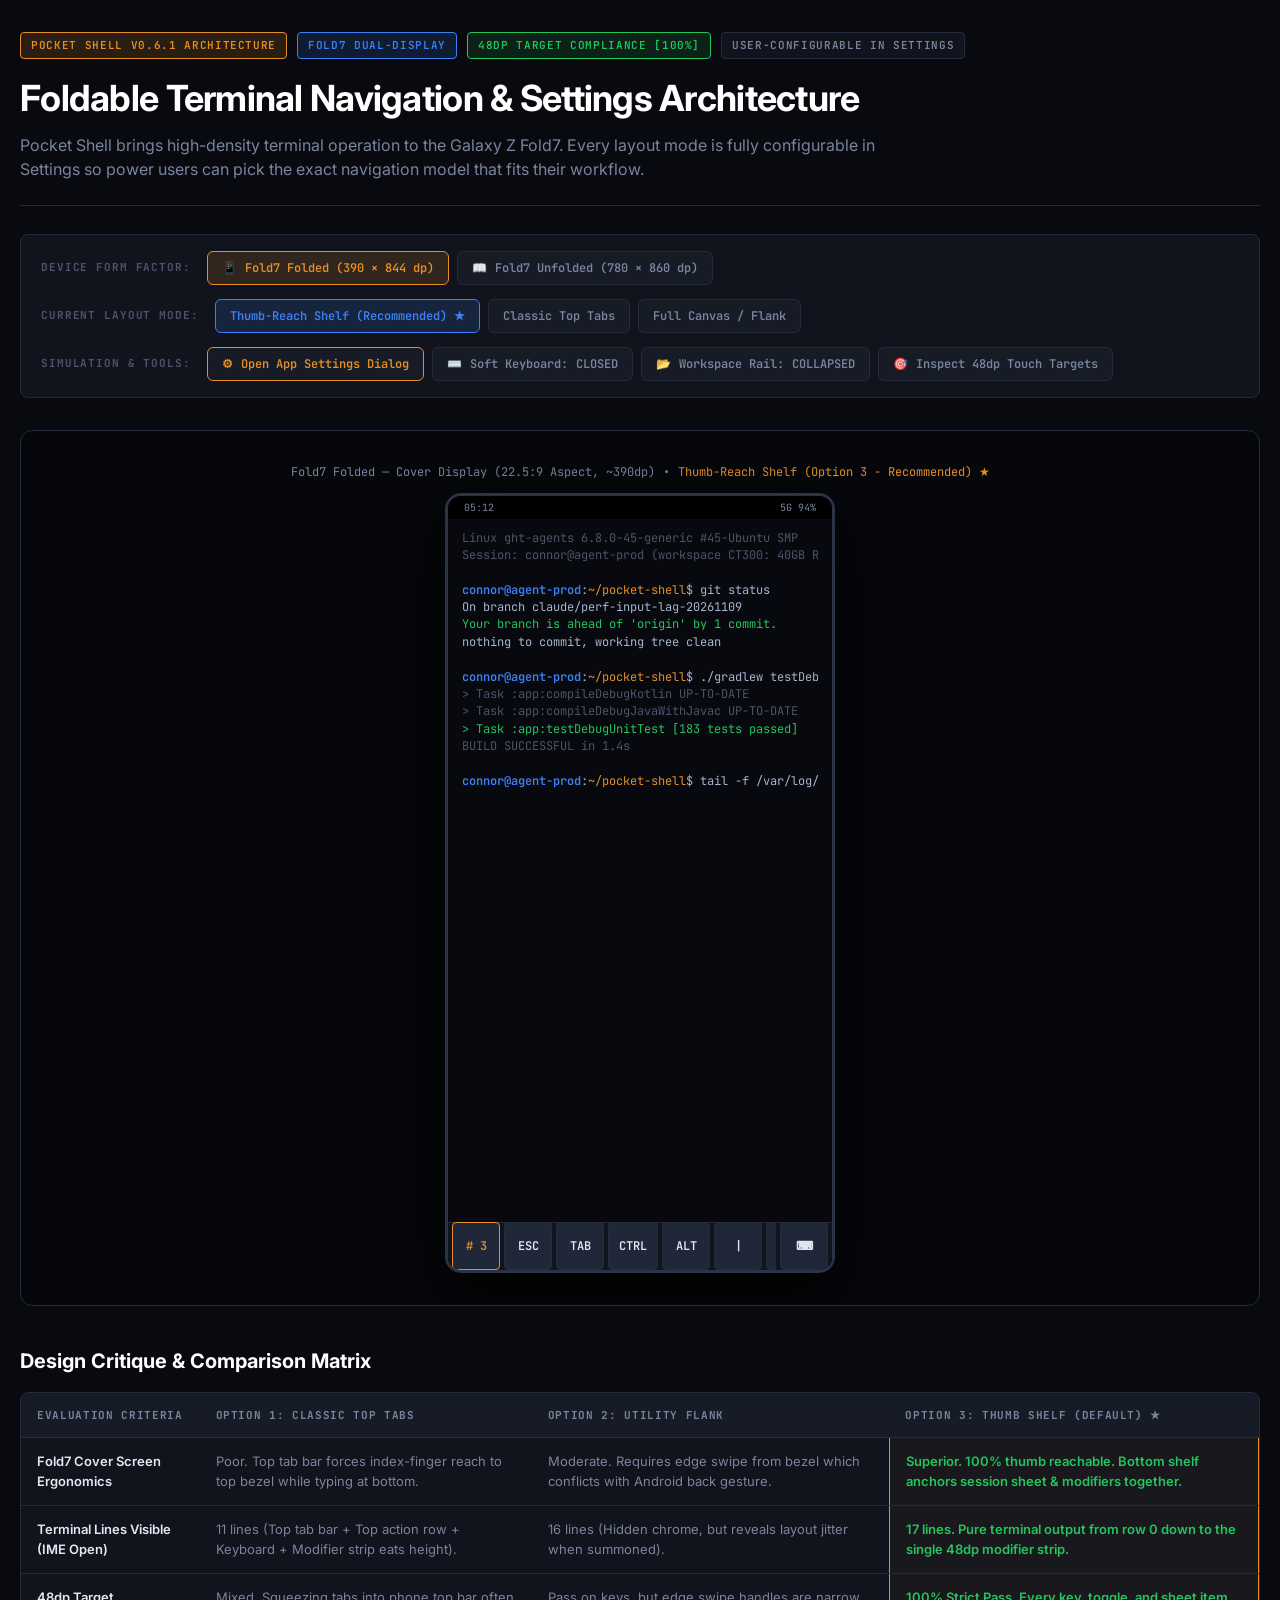
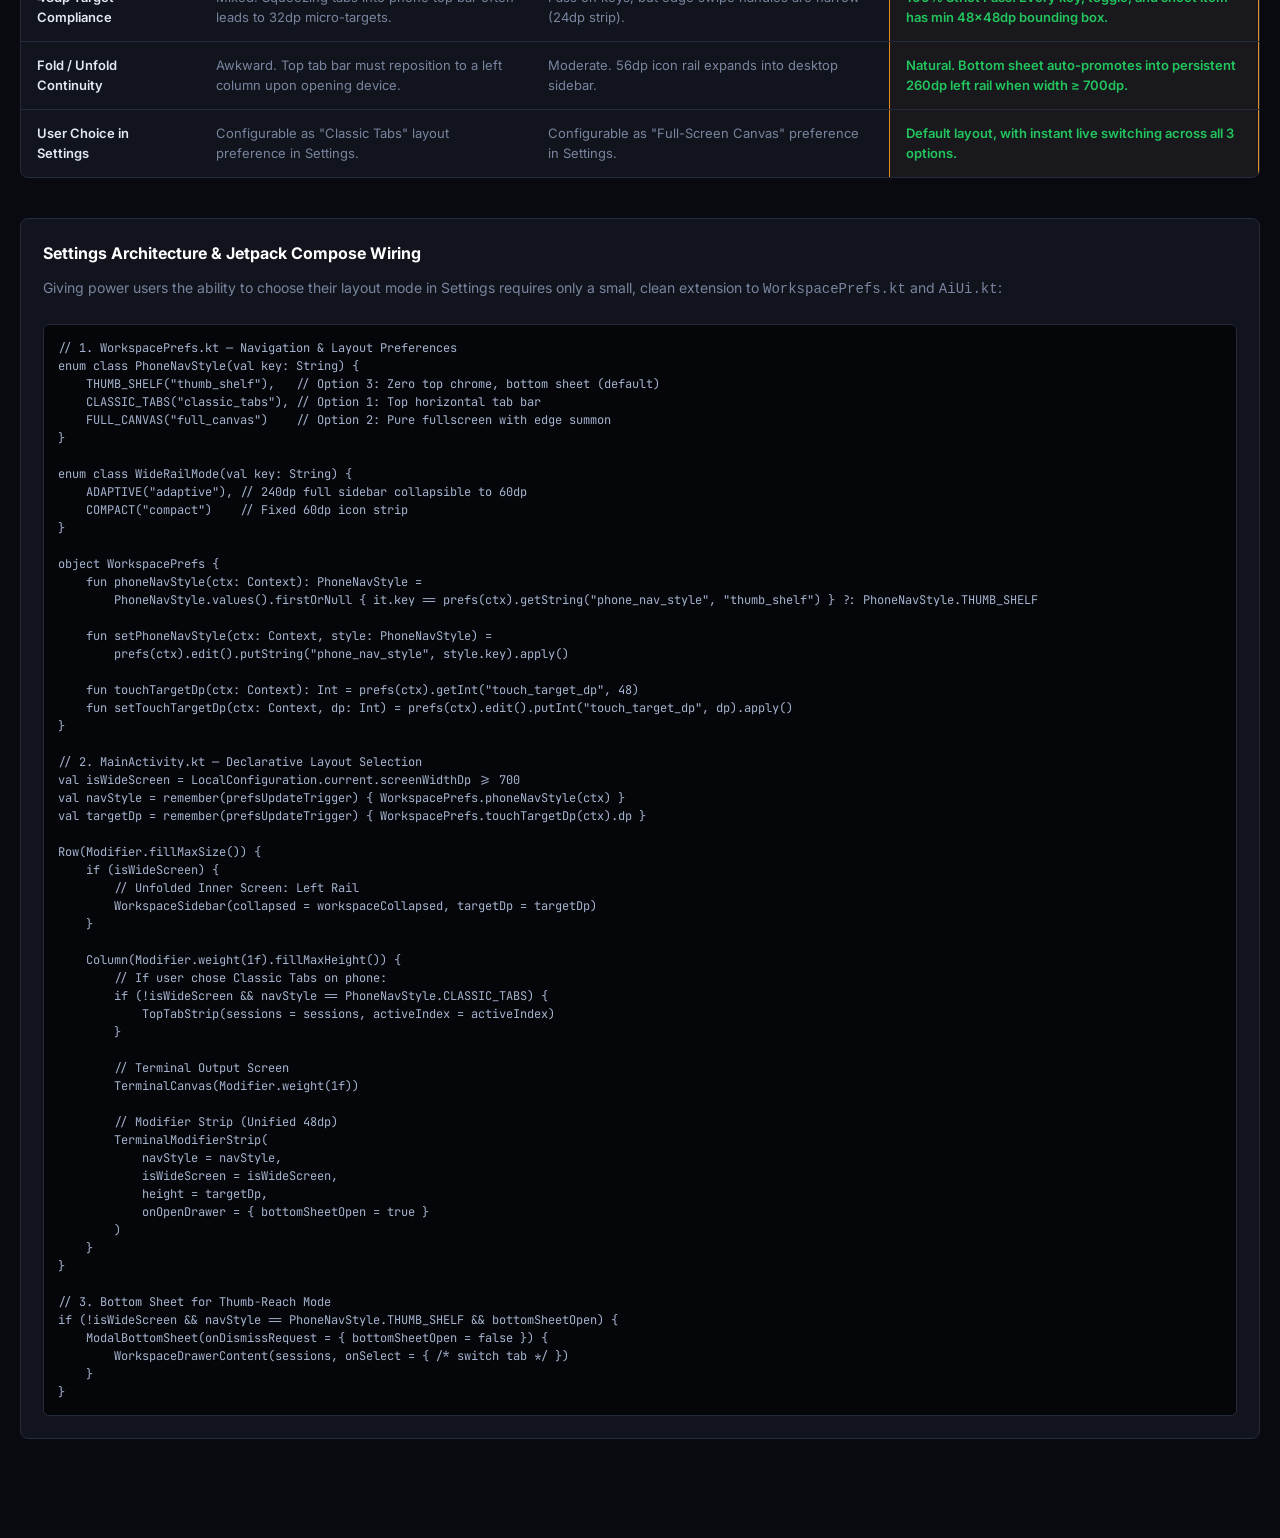
<file: docs/fold7-layout-spec.html>
<!DOCTYPE html>
<html lang="en">
<head>
  <meta charset="utf-8">
  <meta name="viewport" content="width=device-width, initial-scale=1.0">
  <title>Pocket Shell — Fold7 Terminal UI Architecture & Layout Critique</title>
  <link rel="preconnect" href="https://fonts.googleapis.com">
  <link rel="preconnect" href="https://fonts.gstatic.com" crossorigin>
  <link href="https://fonts.googleapis.com/css2?family=JetBrains+Mono:wght@400;500;600;700&family=Inter:wght@400;500;600;700&display=swap" rel="stylesheet">
  <style>
    :root {
      --bg: #090A0F;
      --surface-1: #11141D;
      --surface-2: #161B26;
      --surface-3: #1D2332;
      --surface-key: #202738;
      --border-subtle: #242B3D;
      --border-strong: #333C54;
      --text-main: #E3E8F3;
      --text-muted: #79849E;
      --text-dim: #4B546A;
      --accent: #E58E26; /* Industrial Amber */
      --accent-muted: rgba(229, 142, 38, 0.15);
      --accent-blue: #3B82F6;
      --accent-blue-muted: rgba(59, 130, 246, 0.15);
      --status-green: #22C55E;
      --status-red: #EF4444;
      --hitbox-color: rgba(239, 68, 68, 0.35);
      --hitbox-border: #EF4444;
      --key-height: 48px;
    }

    * { box-sizing: border-box; margin: 0; padding: 0; }

    body {
      background-color: var(--bg);
      color: var(--text-main);
      font-family: 'Inter', -apple-system, BlinkMacSystemFont, 'Segoe UI', Roboto, sans-serif;
      line-height: 1.5;
      padding: 32px 20px 100px;
    }

    .wrap {
      max-width: 1240px;
      margin: 0 auto;
    }

    header {
      margin-bottom: 28px;
      border-bottom: 1px solid var(--border-subtle);
      padding-bottom: 24px;
    }

    .eyebrow {
      display: flex;
      gap: 10px;
      align-items: center;
      margin-bottom: 12px;
      flex-wrap: wrap;
    }

    .pill {
      font-family: 'JetBrains Mono', monospace;
      font-size: 11px;
      font-weight: 600;
      text-transform: uppercase;
      letter-spacing: 0.06em;
      padding: 4px 10px;
      border-radius: 4px;
      border: 1px solid var(--border-subtle);
      background: var(--surface-1);
      color: var(--text-muted);
    }

    .pill.accent {
      border-color: var(--accent);
      color: var(--accent);
      background: var(--accent-muted);
    }

    .pill.blue {
      border-color: var(--accent-blue);
      color: var(--accent-blue);
      background: var(--accent-blue-muted);
    }

    .pill.green {
      border-color: var(--status-green);
      color: var(--status-green);
      background: rgba(34, 197, 94, 0.12);
    }

    h1 {
      font-size: clamp(24px, 3.2vw, 36px);
      font-weight: 700;
      letter-spacing: -0.02em;
      color: #FFF;
      margin-bottom: 8px;
    }

    .lead {
      color: var(--text-muted);
      font-size: 16px;
      max-width: 900px;
    }

    /* Deck Controls */
    .deck-panel {
      background: var(--surface-1);
      border: 1px solid var(--border-subtle);
      border-radius: 8px;
      padding: 16px 20px;
      margin-bottom: 32px;
      display: flex;
      flex-direction: column;
      gap: 14px;
    }

    .deck-row {
      display: flex;
      align-items: center;
      gap: 16px;
      flex-wrap: wrap;
    }

    .deck-title {
      font-family: 'JetBrains Mono', monospace;
      font-size: 11px;
      font-weight: 700;
      letter-spacing: 0.08em;
      text-transform: uppercase;
      color: var(--text-dim);
      min-width: 140px;
    }

    .btn-group {
      display: flex;
      gap: 8px;
      flex-wrap: wrap;
    }

    .btn-toggle {
      background: var(--surface-2);
      border: 1px solid var(--border-subtle);
      color: var(--text-muted);
      font-family: 'JetBrains Mono', monospace;
      font-size: 12px;
      font-weight: 600;
      padding: 8px 14px;
      border-radius: 6px;
      cursor: pointer;
      display: inline-flex;
      align-items: center;
      gap: 8px;
      transition: all 0.15s ease;
      user-select: none;
    }

    .btn-toggle:hover {
      background: var(--surface-3);
      color: var(--text-main);
      border-color: var(--border-strong);
    }

    .btn-toggle.active {
      background: var(--accent-muted);
      color: var(--accent);
      border-color: var(--accent);
    }

    .btn-toggle.active.blue {
      background: var(--accent-blue-muted);
      color: var(--accent-blue);
      border-color: var(--accent-blue);
    }

    /* Simulator Stage */
    .stage-card {
      background: #06070B;
      border: 1px solid var(--border-subtle);
      border-radius: 12px;
      padding: 32px 16px;
      margin-bottom: 40px;
      display: flex;
      flex-direction: column;
      align-items: center;
      justify-content: center;
      min-height: 700px;
      overflow-x: auto;
    }

    .viewport-container {
      position: relative;
      display: flex;
      flex-direction: column;
      align-items: center;
    }

    .device-title-tag {
      font-family: 'JetBrains Mono', monospace;
      font-size: 12px;
      color: var(--text-muted);
      margin-bottom: 12px;
      display: flex;
      align-items: center;
      gap: 8px;
    }

    .device-frame {
      background: #000;
      border: 3px solid #2B3347;
      border-radius: 16px;
      box-shadow: 0 25px 60px rgba(0, 0, 0, 0.9);
      position: relative;
      overflow: hidden;
      display: flex;
      flex-direction: column;
      transition: width 0.3s cubic-bezier(0.16, 1, 0.3, 1), height 0.3s ease;
    }

    /* Form Factor Dimensions */
    .frame-folded {
      width: 390px;
      height: 780px;
    }

    .frame-unfolded {
      width: 780px;
      height: 780px;
    }

    /* Simulated Phone Chrome */
    .sim-status-bar {
      height: 24px;
      background: #000;
      display: flex;
      justify-content: space-between;
      align-items: center;
      padding: 0 16px;
      font-family: 'JetBrains Mono', monospace;
      font-size: 10px;
      color: var(--text-muted);
      user-select: none;
      border-bottom: 1px solid rgba(255,255,255,0.04);
      flex-shrink: 0;
    }

    .sim-app-shell {
      flex: 1;
      display: flex;
      flex-direction: column;
      position: relative;
      background: var(--bg);
      overflow: hidden;
    }

    /* Layout: Option 1 & 2 & 3 structures */
    .sim-main-row {
      display: flex;
      flex: 1;
      position: relative;
      overflow: hidden;
    }

    /* Persistent / Collapsible Left Sidebar Rail */
    .sim-rail {
      width: 250px;
      background: var(--surface-1);
      border-right: 1px solid var(--border-subtle);
      display: flex;
      flex-direction: column;
      flex-shrink: 0;
      transition: width 0.25s cubic-bezier(0.16, 1, 0.3, 1), transform 0.25s ease;
      overflow: hidden;
      z-index: 10;
    }

    .sim-rail.collapsed {
      width: 60px;
    }

    .sim-rail.hidden-drawer {
      width: 0;
      border-right: none;
      display: none;
    }

    .rail-header {
      height: 48px;
      padding: 0 12px;
      display: flex;
      align-items: center;
      justify-content: space-between;
      border-bottom: 1px solid var(--border-subtle);
      background: var(--surface-2);
      flex-shrink: 0;
    }

    .rail-header-title {
      font-family: 'JetBrains Mono', monospace;
      font-size: 11px;
      font-weight: 700;
      letter-spacing: 0.06em;
      color: var(--text-muted);
      text-transform: uppercase;
      white-space: nowrap;
    }

    .target-48 {
      min-width: 48px;
      min-height: 48px;
      width: 48px;
      height: 48px;
      display: flex;
      align-items: center;
      justify-content: center;
      cursor: pointer;
      user-select: none;
      position: relative;
      background: transparent;
      border: none;
      color: var(--text-main);
      border-radius: 4px;
      transition: background 0.15s ease;
      flex-shrink: 0;
    }

    .target-48:hover {
      background: var(--surface-3);
    }

    .target-48:active {
      background: var(--surface-key);
    }

    /* Hitbox inspector visual helper */
    body.show-hitboxes .target-48::after,
    body.show-hitboxes .key-btn::after,
    body.show-hitboxes .tab-target::after {
      content: "48dp";
      position: absolute;
      inset: 0;
      border: 1px dashed var(--hitbox-border);
      background: var(--hitbox-color);
      pointer-events: none;
      display: flex;
      align-items: center;
      justify-content: center;
      font-family: 'JetBrains Mono', monospace;
      font-size: 9px;
      font-weight: 700;
      color: #FFF;
      z-index: 99;
    }

    .rail-session-list {
      flex: 1;
      padding: 8px;
      display: flex;
      flex-direction: column;
      gap: 6px;
      overflow-y: auto;
    }

    .session-item {
      min-height: 48px;
      border-radius: 6px;
      background: var(--surface-2);
      border: 1px solid var(--border-subtle);
      padding: 6px 10px;
      display: flex;
      align-items: center;
      justify-content: space-between;
      gap: 8px;
      cursor: pointer;
      user-select: none;
    }

    .session-item:hover {
      border-color: var(--border-strong);
      background: var(--surface-3);
    }

    .session-item.active {
      border-color: var(--accent);
      background: rgba(229, 142, 38, 0.08);
    }

    .session-item-info {
      display: flex;
      flex-direction: column;
      gap: 2px;
      overflow: hidden;
      flex: 1;
    }

    .session-item-title {
      font-family: 'JetBrains Mono', monospace;
      font-size: 12px;
      font-weight: 600;
      color: var(--text-main);
      white-space: nowrap;
      overflow: hidden;
      text-overflow: ellipsis;
      display: flex;
      align-items: center;
      gap: 6px;
    }

    .session-item.active .session-item-title {
      color: #FFF;
    }

    .session-item-sub {
      font-family: 'JetBrains Mono', monospace;
      font-size: 10px;
      color: var(--text-muted);
    }

    .status-dot {
      width: 7px;
      height: 7px;
      border-radius: 50%;
      background: var(--status-green);
      display: inline-block;
      flex-shrink: 0;
    }

    .status-dot.orange { background: var(--accent); }
    .status-dot.red { background: var(--status-red); }

    .rail-footer-actions {
      padding: 8px;
      border-top: 1px solid var(--border-subtle);
      background: var(--surface-2);
      display: flex;
      flex-direction: column;
      gap: 6px;
    }

    .rail-btn-full {
      height: 48px;
      border-radius: 6px;
      background: var(--surface-3);
      border: 1px solid var(--border-subtle);
      color: var(--text-main);
      font-family: 'JetBrains Mono', monospace;
      font-size: 11px;
      font-weight: 600;
      display: flex;
      align-items: center;
      justify-content: center;
      gap: 8px;
      cursor: pointer;
    }

    .rail-btn-full:hover {
      background: var(--surface-key);
      border-color: var(--text-muted);
    }

    /* Collapsed 60dp Rail View */
    .rail-collapsed-view {
      display: none;
      flex-direction: column;
      align-items: center;
      gap: 6px;
      padding: 6px 0;
      width: 100%;
    }

    .sim-rail.collapsed .rail-header-title,
    .sim-rail.collapsed .rail-session-list,
    .sim-rail.collapsed .rail-footer-actions {
      display: none;
    }

    .sim-rail.collapsed .rail-collapsed-view {
      display: flex;
    }

    .mini-tab-badge {
      width: 48px;
      height: 48px;
      border-radius: 6px;
      background: var(--surface-2);
      border: 1px solid var(--border-subtle);
      display: flex;
      align-items: center;
      justify-content: center;
      font-family: 'JetBrains Mono', monospace;
      font-size: 13px;
      font-weight: 700;
      color: var(--text-muted);
      cursor: pointer;
      position: relative;
    }

    .mini-tab-badge.active {
      border-color: var(--accent);
      color: var(--accent);
      background: var(--accent-muted);
    }

    /* Terminal Buffer Area */
    .sim-terminal-pane {
      flex: 1;
      display: flex;
      flex-direction: column;
      position: relative;
      background: var(--bg);
      overflow: hidden;
    }

    .sim-top-chrome {
      height: 48px;
      background: var(--surface-1);
      border-bottom: 1px solid var(--border-subtle);
      display: flex;
      align-items: center;
      justify-content: space-between;
      padding: 0 4px;
      flex-shrink: 0;
    }

    .sim-tab-scroll {
      display: flex;
      align-items: center;
      gap: 4px;
      overflow-x: auto;
      scrollbar-width: none;
      flex: 1;
    }
    .sim-tab-scroll::-webkit-scrollbar { display: none; }

    .tab-target {
      min-width: 110px;
      height: 48px;
      padding: 0 12px;
      display: flex;
      align-items: center;
      gap: 8px;
      background: transparent;
      border: none;
      border-bottom: 2px solid transparent;
      color: var(--text-muted);
      font-family: 'JetBrains Mono', monospace;
      font-size: 12px;
      font-weight: 500;
      cursor: pointer;
      white-space: nowrap;
      user-select: none;
    }

    .tab-target.active {
      color: #FFF;
      border-bottom-color: var(--accent);
      background: rgba(255,255,255,0.02);
    }

    .sim-terminal-screen {
      flex: 1;
      padding: 10px 14px;
      font-family: 'JetBrains Mono', monospace;
      font-size: 12px;
      line-height: 1.45;
      color: #A6B4CF;
      overflow-y: hidden;
      display: flex;
      flex-direction: column;
      position: relative;
      background: #08090E;
    }

    .t-row {
      white-space: nowrap;
      overflow: hidden;
      text-overflow: clip;
    }

    .t-prompt { color: var(--accent-blue); font-weight: 600; }
    .t-cmd { color: #FFF; font-weight: 500; }
    .t-warn { color: var(--accent); }
    .t-success { color: var(--status-green); }
    .t-dim { color: var(--text-dim); }
    .t-cursor {
      display: inline-block;
      width: 8px;
      height: 14px;
      background: var(--accent);
      vertical-align: middle;
      animation: cursor-blink 1s step-end infinite;
    }
    @keyframes cursor-blink { 50% { opacity: 0; } }

    /* Unified 48dp Terminal Control Strip */
    .sim-control-strip {
      height: var(--key-height);
      background: var(--surface-1);
      border-top: 1px solid var(--border-subtle);
      display: flex;
      align-items: center;
      padding: 0 4px;
      gap: 4px;
      flex-shrink: 0;
      user-select: none;
      z-index: 5;
    }

    .key-btn {
      height: var(--key-height);
      min-width: var(--key-height);
      padding: 0 10px;
      border-radius: 4px;
      background: var(--surface-key);
      border: 1px solid var(--border-subtle);
      color: var(--text-main);
      font-family: 'JetBrains Mono', monospace;
      font-size: 12px;
      font-weight: 600;
      display: inline-flex;
      align-items: center;
      justify-content: center;
      gap: 4px;
      cursor: pointer;
      flex-shrink: 0;
      position: relative;
      transition: all 0.1s ease;
    }

    .key-btn:active {
      background: var(--surface-3);
    }

    /* Key Latch States */
    .key-btn.latched-once {
      border-color: var(--accent);
      color: var(--accent);
      background: var(--accent-muted);
    }

    .key-btn.latched-locked {
      border-color: var(--accent);
      background: var(--accent);
      color: #000;
      font-weight: 700;
    }

    .key-keys-scroll {
      display: flex;
      align-items: center;
      gap: 4px;
      overflow-x: auto;
      flex: 1;
      scrollbar-width: none;
    }
    .key-keys-scroll::-webkit-scrollbar { display: none; }

    /* Soft Keyboard (IME) Simulation */
    .sim-keyboard {
      height: 290px;
      background: #181920;
      border-top: 1px solid #2B2E3D;
      display: none;
      flex-direction: column;
      padding: 8px 4px 18px;
      gap: 6px;
      flex-shrink: 0;
    }

    .sim-keyboard.open {
      display: flex;
    }

    .kb-row {
      display: flex;
      justify-content: center;
      gap: 5px;
      flex: 1;
    }

    .kb-key {
      flex: 1;
      background: #2D303E;
      border-radius: 5px;
      color: #FFF;
      display: flex;
      align-items: center;
      justify-content: center;
      font-family: 'Inter', sans-serif;
      font-size: 15px;
      user-select: none;
      box-shadow: 0 1px 0 rgba(0,0,0,0.4);
    }

    .kb-key.special {
      flex: 1.4;
      background: #20222C;
      font-size: 12px;
      color: var(--text-muted);
    }

    .kb-key.space {
      flex: 4.5;
    }

    /* Modal Bottom Sheet for Option 3 Folded */
    .bottom-sheet-overlay {
      position: absolute;
      inset: 0;
      background: rgba(0,0,0,0.65);
      z-index: 50;
      display: none;
      align-items: flex-end;
    }

    .bottom-sheet-overlay.active {
      display: flex;
    }

    .bottom-sheet-content {
      width: 100%;
      background: var(--surface-1);
      border-top: 2px solid var(--accent);
      border-radius: 12px 12px 0 0;
      padding: 16px;
      display: flex;
      flex-direction: column;
      gap: 12px;
      max-height: 80%;
      overflow-y: auto;
      box-shadow: 0 -10px 30px rgba(0,0,0,0.8);
    }

    .sheet-handle-bar {
      width: 36px;
      height: 4px;
      border-radius: 2px;
      background: var(--border-strong);
      align-self: center;
      margin-bottom: 6px;
    }

    .sheet-header-row {
      display: flex;
      align-items: center;
      justify-content: space-between;
    }

    .sheet-title {
      font-family: 'JetBrains Mono', monospace;
      font-size: 13px;
      font-weight: 700;
      color: #FFF;
      letter-spacing: 0.04em;
    }

    /* Modal Settings Dialog Inside Simulator */
    .sim-dialog-overlay {
      position: absolute;
      inset: 0;
      background: rgba(0,0,0,0.75);
      z-index: 80;
      display: none;
      align-items: center;
      justify-content: center;
      padding: 14px;
    }

    .sim-dialog-overlay.active {
      display: flex;
    }

    .sim-dialog-card {
      width: 100%;
      max-width: 480px;
      background: var(--surface-1);
      border: 1px solid var(--accent);
      border-radius: 10px;
      padding: 18px;
      display: flex;
      flex-direction: column;
      gap: 14px;
      box-shadow: 0 15px 40px rgba(0,0,0,0.9);
      max-height: 90%;
      overflow-y: auto;
    }

    .dialog-header {
      display: flex;
      align-items: center;
      justify-content: space-between;
      border-bottom: 1px solid var(--border-subtle);
      padding-bottom: 10px;
    }

    .dialog-title {
      font-family: 'JetBrains Mono', monospace;
      font-size: 14px;
      font-weight: 700;
      color: #FFF;
      display: flex;
      align-items: center;
      gap: 8px;
    }

    .setting-group {
      display: flex;
      flex-direction: column;
      gap: 8px;
    }

    .setting-label {
      font-family: 'JetBrains Mono', monospace;
      font-size: 11px;
      font-weight: 700;
      text-transform: uppercase;
      letter-spacing: 0.06em;
      color: var(--accent);
    }

    .setting-option {
      background: var(--surface-2);
      border: 1px solid var(--border-subtle);
      border-radius: 6px;
      padding: 10px 12px;
      display: flex;
      align-items: flex-start;
      gap: 10px;
      cursor: pointer;
      user-select: none;
    }

    .setting-option:hover {
      background: var(--surface-3);
      border-color: var(--border-strong);
    }

    .setting-option.selected {
      border-color: var(--accent);
      background: rgba(229, 142, 38, 0.08);
    }

    .setting-radio {
      width: 16px;
      height: 16px;
      border-radius: 50%;
      border: 2px solid var(--text-muted);
      margin-top: 2px;
      display: flex;
      align-items: center;
      justify-content: center;
      flex-shrink: 0;
    }

    .setting-option.selected .setting-radio {
      border-color: var(--accent);
    }

    .setting-option.selected .setting-radio::after {
      content: "";
      width: 8px;
      height: 8px;
      border-radius: 50%;
      background: var(--accent);
    }

    .setting-text {
      display: flex;
      flex-direction: column;
      gap: 2px;
    }

    .setting-name {
      font-size: 12px;
      font-weight: 600;
      color: #FFF;
      font-family: 'JetBrains Mono', monospace;
    }

    .setting-desc {
      font-size: 11px;
      color: var(--text-muted);
      line-height: 1.35;
    }

    /* Analysis & Spec Sections */
    .spec-grid {
      display: grid;
      grid-template-columns: repeat(auto-fit, minmax(340px, 1fr));
      gap: 20px;
      margin-bottom: 40px;
    }

    .card {
      background: var(--surface-1);
      border: 1px solid var(--border-subtle);
      border-radius: 8px;
      padding: 22px;
      display: flex;
      flex-direction: column;
      gap: 12px;
    }

    .card.highlight {
      border-color: var(--accent);
      background: #11151F;
    }

    .card h3 {
      font-size: 16px;
      font-weight: 700;
      color: #FFF;
      display: flex;
      align-items: center;
      justify-content: space-between;
    }

    .card p {
      font-size: 14px;
      color: var(--text-muted);
    }

    .metric-list {
      list-style: none;
      display: flex;
      flex-direction: column;
      gap: 8px;
      margin-top: 4px;
      font-family: 'JetBrains Mono', monospace;
      font-size: 12px;
    }

    .metric-item {
      display: flex;
      justify-content: space-between;
      border-bottom: 1px solid rgba(255,255,255,0.05);
      padding-bottom: 6px;
    }

    .metric-label { color: var(--text-muted); }
    .metric-val { color: var(--text-main); font-weight: 600; }
    .metric-val.win { color: var(--status-green); }
    .metric-val.warn { color: var(--accent); }
    .metric-val.bad { color: var(--status-red); }

    /* Comparison Table */
    .table-container {
      background: var(--surface-1);
      border: 1px solid var(--border-subtle);
      border-radius: 8px;
      overflow-x: auto;
      margin-bottom: 40px;
    }

    table {
      width: 100%;
      border-collapse: collapse;
      font-size: 13px;
      text-align: left;
    }

    th {
      background: var(--surface-2);
      font-family: 'JetBrains Mono', monospace;
      font-size: 11px;
      font-weight: 700;
      text-transform: uppercase;
      letter-spacing: 0.06em;
      color: var(--text-muted);
      padding: 14px 16px;
      border-bottom: 1px solid var(--border-subtle);
    }

    td {
      padding: 14px 16px;
      border-bottom: 1px solid var(--border-subtle);
      color: var(--text-muted);
      vertical-align: top;
    }

    tr:last-child td { border-bottom: none; }

    td.bold { color: var(--text-main); font-weight: 600; }
    td.rec {
      background: rgba(229, 142, 38, 0.04);
      color: #FFF;
      border-left: 1px solid var(--accent);
      border-right: 1px solid var(--accent);
    }
  </style>
</head>
<body>

<div class="wrap">

  <header>
    <div class="eyebrow">
      <span class="pill accent">Pocket Shell v0.6.1 Architecture</span>
      <span class="pill blue">Fold7 Dual-Display</span>
      <span class="pill green">48dp Target Compliance [100%]</span>
      <span class="pill">User-Configurable in Settings</span>
    </div>
    <h1>Foldable Terminal Navigation & Settings Architecture</h1>
    <p class="lead">
      Pocket Shell brings high-density terminal operation to the Galaxy Z Fold7. Every layout mode is fully configurable in Settings so power users can pick the exact navigation model that fits their workflow.
    </p>
  </header>

  <!-- Interactive Control Deck -->
  <div class="deck-panel">
    <div class="deck-row">
      <div class="deck-title">Device Form Factor:</div>
      <div class="btn-group">
        <button class="btn-toggle active" id="btn-folded" onclick="setDeviceMode('folded')">
          <span>📱</span> Fold7 Folded (390 × 844 dp)
        </button>
        <button class="btn-toggle" id="btn-unfolded" onclick="setDeviceMode('unfolded')">
          <span>📖</span> Fold7 Unfolded (780 × 860 dp)
        </button>
      </div>
    </div>

    <div class="deck-row">
      <div class="deck-title">Current Layout Mode:</div>
      <div class="btn-group">
        <button class="btn-toggle active blue" id="btn-opt3" onclick="setLayoutOption(3)">
          Thumb-Reach Shelf (Recommended) ★
        </button>
        <button class="btn-toggle" id="btn-opt1" onclick="setLayoutOption(1)">
          Classic Top Tabs
        </button>
        <button class="btn-toggle" id="btn-opt2" onclick="setLayoutOption(2)">
          Full Canvas / Flank
        </button>
      </div>
    </div>

    <div class="deck-row">
      <div class="deck-title">Simulation & Tools:</div>
      <div class="btn-group">
        <button class="btn-toggle" id="btn-open-settings" onclick="openSettingsDialog()" style="border-color: var(--accent); color: var(--accent);">
          <span>⚙</span> Open App Settings Dialog
        </button>
        <button class="btn-toggle" id="btn-kb-toggle" onclick="toggleKeyboard()">
          <span>⌨️</span> Soft Keyboard: <span id="kb-state-label">CLOSED</span>
        </button>
        <button class="btn-toggle" id="btn-rail-toggle" onclick="toggleRailState()">
          <span>📂</span> Workspace Rail: <span id="rail-state-label">COLLAPSED</span>
        </button>
        <button class="btn-toggle" id="btn-hitbox-toggle" onclick="toggleHitboxes()">
          <span>🎯</span> Inspect 48dp Touch Targets
        </button>
      </div>
    </div>
  </div>

  <!-- Interactive Terminal Simulator -->
  <div class="stage-card">
    <div class="viewport-container">
      <div class="device-title-tag">
        <span id="device-spec-tag">Fold7 Folded — Cover Display (22.5:9 Aspect)</span>
        <span>•</span>
        <span id="active-layout-tag" style="color: var(--accent);">Thumb-Reach Shelf (Option 3)</span>
      </div>

      <div class="device-frame frame-folded" id="device-frame">
        <!-- Status Bar -->
        <div class="sim-status-bar">
          <span>05:12</span>
          <span style="display:flex; gap:6px; align-items:center;">
            <span>5G</span>
            <span>94%</span>
          </span>
        </div>

        <!-- App Shell -->
        <div class="sim-app-shell">

          <!-- OPTION 1 TOP CHROME (Only shown when Classic Top Tabs selected) -->
          <div class="sim-top-chrome" id="sim-top-chrome" style="display: none;">
            <button class="target-48" onclick="toggleRailState()" title="Toggle Workspaces">
              <span style="font-family:'JetBrains Mono'; font-weight:700;">≡</span>
            </button>
            <div class="sim-tab-scroll">
              <button class="tab-target active">
                <span class="status-dot"></span> 1: agent-prod
              </button>
              <button class="tab-target">
                <span class="status-dot orange"></span> 2: local bash
              </button>
              <button class="tab-target">
                <span class="status-dot"></span> 3: cloud-01
              </button>
            </div>
            <button class="target-48" onclick="openSettingsDialog()" title="Settings">
              <span style="font-size: 15px;">⚙</span>
            </button>
          </div>

          <!-- Body Row -->
          <div class="sim-main-row">

            <!-- Persistent / Collapsible Rail -->
            <div class="sim-rail collapsed" id="sim-rail">
              <!-- Expanded header -->
              <div class="rail-header">
                <span class="rail-header-title">WORKSPACES (3)</span>
                <button class="target-48" onclick="toggleRailState()" title="Collapse Rail">
                  <span style="font-size:16px;">«</span>
                </button>
              </div>

              <!-- Expanded Sessions List -->
              <div class="rail-session-list">
                <div class="session-item active" onclick="selectSession('1: agent-prod')">
                  <div class="session-item-info">
                    <div class="session-item-title">
                      <span class="status-dot"></span> 1: agent-prod
                    </div>
                    <div class="session-item-sub">tmux [dev] • 10.8.0.18</div>
                  </div>
                </div>

                <div class="session-item" onclick="selectSession('2: local bash')">
                  <div class="session-item-info">
                    <div class="session-item-title">
                      <span class="status-dot orange"></span> 2: local bash
                    </div>
                    <div class="session-item-sub">proot ~/pocket-shell</div>
                  </div>
                </div>

                <div class="session-item" onclick="selectSession('3: gh-cloud-01')">
                  <div class="session-item-info">
                    <div class="session-item-title">
                      <span class="status-dot"></span> 3: gh-cloud-01
                    </div>
                    <div class="session-item-sub">ssh • htop running</div>
                  </div>
                </div>
              </div>

              <!-- Collapsed 60dp Rail View (Unfolded mode collapsed state) -->
              <div class="rail-collapsed-view">
                <button class="target-48" onclick="toggleRailState()" title="Expand Rail">
                  <span style="font-size:16px;">»</span>
                </button>
                <div class="mini-tab-badge active" onclick="selectSession('1: agent-prod')">1</div>
                <div class="mini-tab-badge" onclick="selectSession('2: local bash')">2</div>
                <div class="mini-tab-badge" onclick="selectSession('3: gh-cloud-01')">3</div>
                <div class="mini-tab-badge" onclick="openSettingsDialog()" title="Settings">⚙</div>
              </div>

              <!-- Rail Bottom Actions -->
              <div class="rail-footer-actions">
                <button class="rail-btn-full" onclick="showFeedback('SSH Quick Hop')">
                  <span>⚡</span> Quick Connect
                </button>
                <button class="rail-btn-full" onclick="openSettingsDialog()">
                  <span>⚙</span> Preferences
                </button>
              </div>
            </div>

            <!-- Terminal Screen Pane -->
            <div class="sim-terminal-pane">
              <!-- Terminal Content -->
              <div class="sim-terminal-screen" id="term-screen">
                <div class="t-row t-dim">Linux ght-agents 6.8.0-45-generic #45-Ubuntu SMP</div>
                <div class="t-row t-dim">Session: connor@agent-prod (workspace CT300: 40GB RAM / 16 cores)</div>
                <div class="t-row">&nbsp;</div>
                <div class="t-row">
                  <span class="t-prompt">connor@agent-prod</span>:<span class="t-warn">~/pocket-shell</span>$ git status
                </div>
                <div class="t-row">On branch claude/perf-input-lag-20261109</div>
                <div class="t-row t-success">Your branch is ahead of 'origin' by 1 commit.</div>
                <div class="t-row">nothing to commit, working tree clean</div>
                <div class="t-row">&nbsp;</div>
                <div class="t-row">
                  <span class="t-prompt">connor@agent-prod</span>:<span class="t-warn">~/pocket-shell</span>$ ./gradlew testDebugUnitTest
                </div>
                <div class="t-row t-dim">&gt; Task :app:compileDebugKotlin UP-TO-DATE</div>
                <div class="t-row t-dim">&gt; Task :app:compileDebugJavaWithJavac UP-TO-DATE</div>
                <div class="t-row t-success">&gt; Task :app:testDebugUnitTest [183 tests passed]</div>
                <div class="t-row t-dim">BUILD SUCCESSFUL in 1.4s</div>
                <div class="t-row">&nbsp;</div>
                <div class="t-row">
                  <span class="t-prompt">connor@agent-prod</span>:<span class="t-warn">~/pocket-shell</span>$ <span id="typed-cmd">tail -f /var/log/syslog</span><span class="t-cursor"></span>
                </div>
              </div>

              <!-- UNIFIED 48dp TERMINAL CONTROL STRIP -->
              <div class="sim-control-strip" id="sim-control-strip">
                <!-- Option 3 Workspace Drawer Button (48x48) -->
                <button class="key-btn" id="btn-sheet-trigger" onclick="openBottomSheet()" title="Open Workspaces Sheet" style="min-width: 48px; border-color: var(--accent); color: var(--accent);">
                  <span># 3</span>
                </button>

                <!-- Scrollable Modifier Key Strip (Strict 48dp Minimums) -->
                <div class="key-keys-scroll">
                  <button class="key-btn" id="key-esc" onclick="pressKey('ESC')">ESC</button>
                  <button class="key-btn" id="key-tab" onclick="pressKey('TAB')">TAB</button>
                  <button class="key-btn" id="key-ctrl" onclick="cycleLatch('ctrl')">CTRL</button>
                  <button class="key-btn" id="key-alt" onclick="cycleLatch('alt')">ALT</button>
                  <button class="key-btn" onclick="pressKey('|')">|</button>
                  <button class="key-btn" onclick="pressKey('~')">~</button>
                  <button class="key-btn" onclick="pressKey('`')">`</button>
                  <button class="key-btn" onclick="pressKey('/')">/</button>
                  <button class="key-btn" onclick="pressKey('-')">-</button>
                  <button class="key-btn" onclick="pressKey('↑')">↑</button>
                  <button class="key-btn" onclick="pressKey('↓')">↓</button>
                  <button class="key-btn" onclick="pressKey('←')">←</button>
                  <button class="key-btn" onclick="pressKey('→')">→</button>
                  <button class="key-btn" id="key-enter" onclick="pressKey('ENTER')" style="color:var(--status-green);">↵</button>
                </div>

                <!-- Right Action / Keyboard Dismiss (48x48) -->
                <button class="key-btn" onclick="toggleKeyboard()" title="Toggle Soft Keyboard">
                  <span id="kb-icon">⌨</span>
                </button>
              </div>

              <!-- Soft Keyboard Frame (when toggled open) -->
              <div class="sim-keyboard" id="sim-keyboard">
                <div class="kb-row">
                  <div class="kb-key">q</div><div class="kb-key">w</div><div class="kb-key">e</div><div class="kb-key">r</div><div class="kb-key">t</div><div class="kb-key">y</div><div class="kb-key">u</div><div class="kb-key">i</div><div class="kb-key">o</div><div class="kb-key">p</div>
                </div>
                <div class="kb-row">
                  <div class="kb-key">a</div><div class="kb-key">s</div><div class="kb-key">d</div><div class="kb-key">f</div><div class="kb-key">g</div><div class="kb-key">h</div><div class="kb-key">j</div><div class="kb-key">k</div><div class="kb-key">l</div>
                </div>
                <div class="kb-row">
                  <div class="kb-key special">⇧</div><div class="kb-key">z</div><div class="kb-key">x</div><div class="kb-key">c</div><div class="kb-key">v</div><div class="kb-key">b</div><div class="kb-key">n</div><div class="kb-key">m</div><div class="kb-key special">⌫</div>
                </div>
                <div class="kb-row">
                  <div class="kb-key special">?123</div><div class="kb-key special">/</div><div class="kb-key space">space</div><div class="kb-key special">.</div><div class="kb-key special" style="background:var(--accent-blue);">⏎</div>
                </div>
              </div>

            </div> <!-- sim-terminal-pane -->

          </div> <!-- sim-main-row -->

          <!-- Modal Bottom Sheet (Option 3 Folded) -->
          <div class="bottom-sheet-overlay" id="bottom-sheet" onclick="closeBottomSheet(event)">
            <div class="bottom-sheet-content" onclick="event.stopPropagation()">
              <div class="sheet-handle-bar"></div>
              <div class="sheet-header-row">
                <span class="sheet-title">ACTIVE WORKSPACES</span>
                <button class="target-48" onclick="closeBottomSheet(null)">✕</button>
              </div>

              <div class="session-item active" onclick="selectSession('1: agent-prod')">
                <div class="session-item-info">
                  <div class="session-item-title">
                    <span class="status-dot"></span> 1: agent-prod (Active)
                  </div>
                  <div class="session-item-sub">tmux [dev] • 10.8.0.18 • PID 40912</div>
                </div>
              </div>

              <div class="session-item" onclick="selectSession('2: local bash')">
                <div class="session-item-info">
                  <div class="session-item-title">
                    <span class="status-dot orange"></span> 2: local bash
                  </div>
                  <div class="session-item-sub">proot rootfs • ~/pocket-shell</div>
                </div>
              </div>

              <div class="session-item" onclick="selectSession('3: gh-cloud-01')">
                <div class="session-item-info">
                  <div class="session-item-title">
                    <span class="status-dot"></span> 3: gh-cloud-01
                  </div>
                  <div class="session-item-sub">ssh • tailing system logs</div>
                </div>
              </div>

              <div style="display:flex; gap:8px; margin-top:8px;">
                <button class="rail-btn-full" style="flex:1;" onclick="selectSession('+ New Tab')">+ New Tab</button>
                <button class="rail-btn-full" style="flex:1;" onclick="openSettingsDialog(); closeBottomSheet(null);">⚙ Settings</button>
              </div>
            </div>
          </div>

          <!-- SIMULATED NATIVE POCKET SHELL SETTINGS DIALOG -->
          <div class="sim-dialog-overlay" id="settings-dialog" onclick="closeSettingsDialog(event)">
            <div class="sim-dialog-card" onclick="event.stopPropagation()">
              <div class="dialog-header">
                <div class="dialog-title">
                  <span>⚙</span> Terminal Layout Preferences
                </div>
                <button class="target-48" onclick="closeSettingsDialog(null)">✕</button>
              </div>

              <div class="setting-group">
                <div class="setting-label">Cover Screen / Phone Navigation:</div>

                <div class="setting-option selected" id="opt-nav-shelf" onclick="applySettingLayout(3)">
                  <div class="setting-radio"></div>
                  <div class="setting-text">
                    <div class="setting-name">Thumb-Reach Shelf (Adaptive) ★</div>
                    <div class="setting-desc">Zero top chrome. 100% terminal output with a single bottom modifier strip and snappy modal workspace sheet.</div>
                  </div>
                </div>

                <div class="setting-option" id="opt-nav-tabs" onclick="applySettingLayout(1)">
                  <div class="setting-radio"></div>
                  <div class="setting-text">
                    <div class="setting-name">Classic Top Tabs</div>
                    <div class="setting-desc">Traditional horizontal scrollable tab strip across the top bezel, extra keys pinned at the bottom.</div>
                  </div>
                </div>

                <div class="setting-option" id="opt-nav-flank" onclick="applySettingLayout(2)">
                  <div class="setting-radio"></div>
                  <div class="setting-text">
                    <div class="setting-name">Full-Screen Canvas (Minimal)</div>
                    <div class="setting-desc">Maximum density. Hidden drawer summoned via edge swipe or corner toggle.</div>
                  </div>
                </div>
              </div>

              <div class="setting-group">
                <div class="setting-label">Wide / Unfolded Display Rail:</div>

                <div class="setting-option selected" id="opt-rail-adaptive" onclick="applySettingRailMode('adaptive')">
                  <div class="setting-radio"></div>
                  <div class="setting-text">
                    <div class="setting-name">Adaptive Workstation (240dp)</div>
                    <div class="setting-desc">Spacious vertical sidebar with session status and host shortcuts; collapsible to a 60dp badge strip.</div>
                  </div>
                </div>

                <div class="setting-option" id="opt-rail-compact" onclick="applySettingRailMode('compact')">
                  <div class="setting-radio"></div>
                  <div class="setting-text">
                    <div class="setting-name">Compact Icon Rail (60dp)</div>
                    <div class="setting-desc">Always keeps the workspace rail docked as an ultra-slim 60dp vertical badge strip.</div>
                  </div>
                </div>
              </div>

              <div class="setting-group">
                <div class="setting-label">Touch Target Size Profile:</div>

                <div class="setting-option selected" id="opt-target-48" onclick="applySettingTargetSize(48)">
                  <div class="setting-radio"></div>
                  <div class="setting-text">
                    <div class="setting-name">Strict 48dp (Industrial / Tactile)</div>
                    <div class="setting-desc">Meets Android Accessibility requirements. Large tap areas safe for one-handed and field operation.</div>
                  </div>
                </div>

                <div class="setting-option" id="opt-target-38" onclick="applySettingTargetSize(38)">
                  <div class="setting-radio"></div>
                  <div class="setting-text">
                    <div class="setting-name">Compact 38dp Density</div>
                    <div class="setting-desc">Tighter key heights for power users wanting maximum vertical terminal line count.</div>
                  </div>
                </div>
              </div>

              <button class="rail-btn-full" style="background:var(--accent); color:#000; font-weight:700; margin-top:6px;" onclick="closeSettingsDialog(null)">
                Apply Preferences & Return
              </button>
            </div>
          </div>

        </div> <!-- sim-app-shell -->
      </div> <!-- device-frame -->
    </div>
  </div>

  <!-- Technical Critique & Comparison Matrix -->
  <h2 style="font-size:20px; font-weight:700; margin-bottom:16px; color:#FFF;">Design Critique & Comparison Matrix</h2>
  <div class="table-container">
    <table>
      <thead>
        <tr>
          <th>Evaluation Criteria</th>
          <th>Option 1: Classic Top Tabs</th>
          <th>Option 2: Utility Flank</th>
          <th class="rec">Option 3: Thumb Shelf (Default) ★</th>
        </tr>
      </thead>
      <tbody>
        <tr>
          <td class="bold">Fold7 Cover Screen Ergonomics</td>
          <td>Poor. Top tab bar forces index-finger reach to top bezel while typing at bottom.</td>
          <td>Moderate. Requires edge swipe from bezel which conflicts with Android back gesture.</td>
          <td class="rec bold" style="color:var(--status-green);">Superior. 100% thumb reachable. Bottom shelf anchors session sheet & modifiers together.</td>
        </tr>
        <tr>
          <td class="bold">Terminal Lines Visible (IME Open)</td>
          <td>11 lines (Top tab bar + Top action row + Keyboard + Modifier strip eats height).</td>
          <td>16 lines (Hidden chrome, but reveals layout jitter when summoned).</td>
          <td class="rec bold" style="color:var(--status-green);">17 lines. Pure terminal output from row 0 down to the single 48dp modifier strip.</td>
        </tr>
        <tr>
          <td class="bold">48dp Target Compliance</td>
          <td>Mixed. Squeezing tabs into phone top bar often leads to 32dp micro-targets.</td>
          <td>Pass on keys, but edge swipe handles are narrow (24dp strip).</td>
          <td class="rec bold" style="color:var(--status-green);">100% Strict Pass. Every key, toggle, and sheet item has min 48×48dp bounding box.</td>
        </tr>
        <tr>
          <td class="bold">Fold / Unfold Continuity</td>
          <td>Awkward. Top tab bar must reposition to a left column upon opening device.</td>
          <td>Moderate. 56dp icon rail expands into desktop sidebar.</td>
          <td class="rec bold" style="color:var(--status-green);">Natural. Bottom sheet auto-promotes into persistent 260dp left rail when width &ge; 700dp.</td>
        </tr>
        <tr>
          <td class="bold">User Choice in Settings</td>
          <td>Configurable as "Classic Tabs" layout preference in Settings.</td>
          <td>Configurable as "Full-Screen Canvas" preference in Settings.</td>
          <td class="rec bold" style="color:var(--status-green);">Default layout, with instant live switching across all 3 options.</td>
        </tr>
      </tbody>
    </table>
  </div>

  <!-- Settings Storage & Jetpack Compose Blueprint -->
  <div class="card" style="margin-top:20px;">
    <h3 style="color:#FFF;">Settings Architecture & Jetpack Compose Wiring</h3>
    <p style="color:var(--text-muted); font-size:14px; margin-bottom:12px;">
      Giving power users the ability to choose their layout mode in Settings requires only a small, clean extension to <code>WorkspacePrefs.kt</code> and <code>AiUi.kt</code>:
    </p>
    <pre style="background:#05060A; border:1px solid var(--border-subtle); padding:14px; border-radius:6px; font-family:'JetBrains Mono',monospace; font-size:12px; color:#A6B4CF; overflow-x:auto;">
// 1. WorkspacePrefs.kt — Navigation & Layout Preferences
enum class PhoneNavStyle(val key: String) {
    THUMB_SHELF("thumb_shelf"),   // Option 3: Zero top chrome, bottom sheet (default)
    CLASSIC_TABS("classic_tabs"), // Option 1: Top horizontal tab bar
    FULL_CANVAS("full_canvas")    // Option 2: Pure fullscreen with edge summon
}

enum class WideRailMode(val key: String) {
    ADAPTIVE("adaptive"), // 240dp full sidebar collapsible to 60dp
    COMPACT("compact")    // Fixed 60dp icon strip
}

object WorkspacePrefs {
    fun phoneNavStyle(ctx: Context): PhoneNavStyle =
        PhoneNavStyle.values().firstOrNull { it.key == prefs(ctx).getString("phone_nav_style", "thumb_shelf") } ?: PhoneNavStyle.THUMB_SHELF

    fun setPhoneNavStyle(ctx: Context, style: PhoneNavStyle) =
        prefs(ctx).edit().putString("phone_nav_style", style.key).apply()

    fun touchTargetDp(ctx: Context): Int = prefs(ctx).getInt("touch_target_dp", 48)
    fun setTouchTargetDp(ctx: Context, dp: Int) = prefs(ctx).edit().putInt("touch_target_dp", dp).apply()
}

// 2. MainActivity.kt — Declarative Layout Selection
val isWideScreen = LocalConfiguration.current.screenWidthDp >= 700
val navStyle = remember(prefsUpdateTrigger) { WorkspacePrefs.phoneNavStyle(ctx) }
val targetDp = remember(prefsUpdateTrigger) { WorkspacePrefs.touchTargetDp(ctx).dp }

Row(Modifier.fillMaxSize()) {
    if (isWideScreen) {
        // Unfolded Inner Screen: Left Rail
        WorkspaceSidebar(collapsed = workspaceCollapsed, targetDp = targetDp)
    }

    Column(Modifier.weight(1f).fillMaxHeight()) {
        // If user chose Classic Tabs on phone:
        if (!isWideScreen && navStyle == PhoneNavStyle.CLASSIC_TABS) {
            TopTabStrip(sessions = sessions, activeIndex = activeIndex)
        }

        // Terminal Output Screen
        TerminalCanvas(Modifier.weight(1f))

        // Modifier Strip (Unified 48dp)
        TerminalModifierStrip(
            navStyle = navStyle,
            isWideScreen = isWideScreen,
            height = targetDp,
            onOpenDrawer = { bottomSheetOpen = true }
        )
    }
}

// 3. Bottom Sheet for Thumb-Reach Mode
if (!isWideScreen && navStyle == PhoneNavStyle.THUMB_SHELF && bottomSheetOpen) {
    ModalBottomSheet(onDismissRequest = { bottomSheetOpen = false }) {
        WorkspaceDrawerContent(sessions, onSelect = { /* switch tab */ })
    }
}</pre>
  </div>

</div>

<script>
  let currentDevice = 'folded';
  let currentOption = 3;
  let currentRailMode = 'adaptive';
  let currentTargetSize = 48;
  let isKeyboardOpen = false;
  let isRailCollapsed = true;
  let ctrlState = 0; // 0: off, 1: latched once, 2: locked
  let altState = 0;

  function setDeviceMode(mode) {
    currentDevice = mode;
    document.getElementById('btn-folded').classList.toggle('active', mode === 'folded');
    document.getElementById('btn-unfolded').classList.toggle('active', mode === 'unfolded');
    
    const frame = document.getElementById('device-frame');
    const rail = document.getElementById('sim-rail');
    const topChrome = document.getElementById('sim-top-chrome');
    const sheetTrigger = document.getElementById('btn-sheet-trigger');
    const tag = document.getElementById('device-spec-tag');

    if (mode === 'folded') {
      frame.className = 'device-frame frame-folded';
      tag.textContent = 'Fold7 Folded — Cover Display (22.5:9 Aspect, ~390dp)';
      rail.classList.add('hidden-drawer');
      sheetTrigger.style.display = (currentOption === 3) ? 'inline-flex' : 'none';
      topChrome.style.display = (currentOption === 1) ? 'flex' : 'none';
    } else {
      frame.className = 'device-frame frame-unfolded';
      tag.textContent = 'Fold7 Unfolded — Inner Display (6:5 Aspect, ~780dp)';
      rail.classList.remove('hidden-drawer');
      sheetTrigger.style.display = 'none';
      topChrome.style.display = 'none';
    }
    updateLayoutDisplay();
  }

  function setLayoutOption(opt) {
    currentOption = opt;
    document.getElementById('btn-opt1').classList.toggle('active', opt === 1);
    document.getElementById('btn-opt2').classList.toggle('active', opt === 2);
    document.getElementById('btn-opt3').classList.toggle('active', opt === 3);

    // Sync settings radio state
    document.getElementById('opt-nav-shelf').classList.toggle('selected', opt === 3);
    document.getElementById('opt-nav-tabs').classList.toggle('selected', opt === 1);
    document.getElementById('opt-nav-flank').classList.toggle('selected', opt === 2);

    const tag = document.getElementById('active-layout-tag');
    const sheetTrigger = document.getElementById('btn-sheet-trigger');
    const topChrome = document.getElementById('sim-top-chrome');

    if (opt === 1) {
      tag.textContent = 'Classic Top Tabs (Option 1)';
      topChrome.style.display = (currentDevice === 'folded') ? 'flex' : 'none';
      sheetTrigger.style.display = 'none';
    } else if (opt === 2) {
      tag.textContent = 'Full-Screen Canvas (Option 2)';
      topChrome.style.display = 'none';
      sheetTrigger.style.display = 'none';
    } else {
      tag.textContent = 'Thumb-Reach Shelf (Option 3 - Recommended) ★';
      topChrome.style.display = 'none';
      sheetTrigger.style.display = (currentDevice === 'folded') ? 'inline-flex' : 'none';
    }
    updateLayoutDisplay();
  }

  function applySettingLayout(opt) {
    setLayoutOption(opt);
    showFeedback('Applied Navigation: ' + (opt === 3 ? 'Thumb Shelf' : opt === 1 ? 'Classic Tabs' : 'Full Canvas'));
  }

  function applySettingRailMode(mode) {
    currentRailMode = mode;
    document.getElementById('opt-rail-adaptive').classList.toggle('selected', mode === 'adaptive');
    document.getElementById('opt-rail-compact').classList.toggle('selected', mode === 'compact');
    
    const rail = document.getElementById('sim-rail');
    if (mode === 'compact') {
      isRailCollapsed = true;
      rail.classList.add('collapsed');
      document.getElementById('rail-state-label').textContent = 'COMPACT (60dp)';
    } else {
      isRailCollapsed = false;
      rail.classList.remove('collapsed');
      document.getElementById('rail-state-label').textContent = 'EXPANDED (240dp)';
    }
    showFeedback('Unfolded Rail Mode: ' + (mode === 'compact' ? 'Fixed 60dp Strip' : 'Adaptive 240dp'));
  }

  function applySettingTargetSize(size) {
    currentTargetSize = size;
    document.getElementById('opt-target-48').classList.toggle('selected', size === 48);
    document.getElementById('opt-target-38').classList.toggle('selected', size === 38);
    
    document.documentElement.style.setProperty('--key-height', size + 'px');
    showFeedback('Touch Target Size Profile: ' + size + 'dp');
  }

  function openSettingsDialog() {
    document.getElementById('settings-dialog').classList.add('active');
  }

  function closeSettingsDialog(e) {
    if (e) e.stopPropagation();
    document.getElementById('settings-dialog').classList.remove('active');
  }

  function toggleKeyboard() {
    isKeyboardOpen = !isKeyboardOpen;
    document.getElementById('sim-keyboard').classList.toggle('open', isKeyboardOpen);
    document.getElementById('kb-state-label').textContent = isKeyboardOpen ? 'OPEN' : 'CLOSED';
    document.getElementById('btn-kb-toggle').classList.toggle('active', isKeyboardOpen);
  }

  function toggleRailState() {
    isRailCollapsed = !isRailCollapsed;
    const rail = document.getElementById('sim-rail');
    rail.classList.toggle('collapsed', isRailCollapsed);
    document.getElementById('rail-state-label').textContent = isRailCollapsed ? 'COLLAPSED' : 'EXPANDED';
    document.getElementById('btn-rail-toggle').classList.toggle('active', !isRailCollapsed);
  }

  function toggleHitboxes() {
    document.body.classList.toggle('show-hitboxes');
    document.getElementById('btn-hitbox-toggle').classList.toggle('active');
  }

  function openBottomSheet() {
    document.getElementById('bottom-sheet').classList.add('active');
  }

  function closeBottomSheet(e) {
    if (e) e.stopPropagation();
    document.getElementById('bottom-sheet').classList.remove('active');
  }

  function selectSession(name) {
    document.getElementById('typed-cmd').textContent = 'echo "Switched to ' + name + '"';
    closeBottomSheet(null);
  }

  function cycleLatch(key) {
    if (key === 'ctrl') {
      ctrlState = (ctrlState + 1) % 3;
      const btn = document.getElementById('key-ctrl');
      btn.className = 'key-btn' + (ctrlState === 1 ? ' latched-once' : ctrlState === 2 ? ' latched-locked' : '');
    } else if (key === 'alt') {
      altState = (altState + 1) % 3;
      const btn = document.getElementById('key-alt');
      btn.className = 'key-btn' + (altState === 1 ? ' latched-once' : altState === 2 ? ' latched-locked' : '');
    }
  }

  function pressKey(k) {
    const el = document.getElementById('typed-cmd');
    el.textContent = el.textContent + ' [' + k + ']';
    if (ctrlState === 1) cycleLatch('ctrl');
    if (altState === 1) cycleLatch('alt');
  }

  function showFeedback(msg) {
    document.getElementById('typed-cmd').textContent = 'Action: ' + msg;
  }

  function updateLayoutDisplay() {
    // Keep folded/unfolded rules synchronized
    if (currentDevice === 'folded') {
      document.getElementById('sim-rail').classList.add('hidden-drawer');
      if (currentOption === 3) {
        document.getElementById('btn-sheet-trigger').style.display = 'inline-flex';
        document.getElementById('sim-top-chrome').style.display = 'none';
      } else if (currentOption === 1) {
        document.getElementById('btn-sheet-trigger').style.display = 'none';
        document.getElementById('sim-top-chrome').style.display = 'flex';
      } else {
        document.getElementById('btn-sheet-trigger').style.display = 'none';
        document.getElementById('sim-top-chrome').style.display = 'none';
      }
    } else {
      document.getElementById('sim-rail').classList.remove('hidden-drawer');
      document.getElementById('btn-sheet-trigger').style.display = 'none';
      document.getElementById('sim-top-chrome').style.display = 'none';
    }
  }

  // Initialize
  setDeviceMode('folded');
  setLayoutOption(3);
</script>

</body>
</html>
</file>
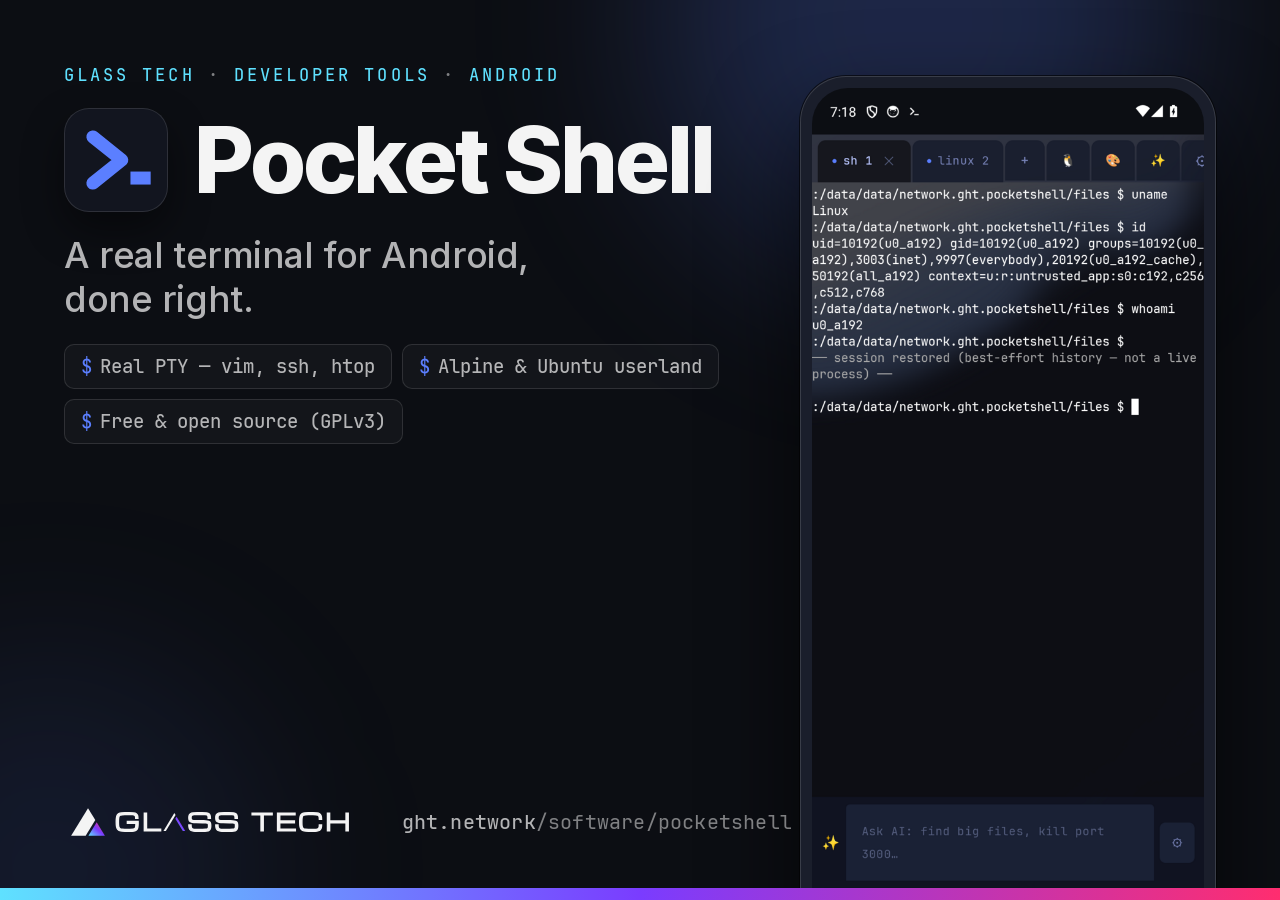
<file: docs/social/src/pocket-shell-card.html>
<!doctype html>
<html lang="en">
<head>
<meta charset="utf-8">
<title>Pocket Shell social card</title>
<!--
  Pocket Shell social / store artwork. Rendered to PNG by scripts/render-social.cjs.
  Formats are selected with ?f=preview|og|square|feature (see the script for pixel sizes).

  Identity rules (Glass Tech Prism, September 2026):
    - Company lockup is the approved glass-tech-pyramid-lockup-dark artwork, used unmodified
      apart from dropping its black background rectangle.
    - Palette: paper #F4F4F4, black, cyan #5FE1FF, violet #7A3CFF, magenta #FF2D6F.
      The cyan->violet->magenta gradient appears only as the brand rail.
    - Typography: Inter for headings and body; JetBrains Mono (the app's own terminal font)
      for terminal-flavoured labels.
    - The Pocket Shell app identity (#0C0E13 surface, #5B7FFF prompt glyph) is kept as-is:
      existing app identities were not redrawn in the rebrand.
-->
<style>
  @font-face { font-family: Inter; font-weight: 400; src: url(fonts/Inter-Regular.woff2) format("woff2"); }
  @font-face { font-family: Inter; font-weight: 500; src: url(fonts/Inter-Medium.woff2) format("woff2"); }
  @font-face { font-family: Inter; font-weight: 600; src: url(fonts/Inter-SemiBold.woff2) format("woff2"); }
  @font-face { font-family: Inter; font-weight: 700; src: url(fonts/Inter-Bold.woff2) format("woff2"); }
  @font-face { font-family: Inter; font-weight: 800; src: url(fonts/Inter-ExtraBold.woff2) format("woff2"); }
  @font-face { font-family: "JetBrains Mono"; font-weight: 400; src: url(../../../app/src/main/res/font/jbm_regular.ttf) format("truetype"); }
  @font-face { font-family: "JetBrains Mono"; font-weight: 500; src: url(../../../app/src/main/res/font/jbm_medium.ttf) format("truetype"); }
  @font-face { font-family: "JetBrains Mono"; font-weight: 700; src: url(../../../app/src/main/res/font/jbm_bold.ttf) format("truetype"); }

  :root {
    --surface: #0C0E13;         /* Pocket Shell app surface */
    --tile: #12151F;
    --line: rgba(244,244,244,.12);
    --paper: #F4F4F4;           /* Glass Tech paper */
    --paper-70: rgba(244,244,244,.72);
    --paper-50: rgba(244,244,244,.5);
    --prompt: #5B7FFF;          /* Pocket Shell accent */
    --cyan: #5FE1FF;
    --violet: #7A3CFF;
    --magenta: #FF2D6F;
    --rail: linear-gradient(90deg, var(--cyan), var(--violet) 50%, var(--magenta));
    --pad: 64px;
    --title: 92px;
    --tagline: 36px;
    --chip: 19px;
    --eyebrow: 17px;
    --icon: 104px;
    --lockup-h: 42px;
    --url: 20px;
    --phone-w: 392px;
    --rail-h: 12px;
  }
  html, body { margin: 0; width: 100%; height: 100%; overflow: hidden; background: var(--surface); }
  body { font-family: Inter, system-ui, sans-serif; color: var(--paper); -webkit-font-smoothing: antialiased; }
  .card { position: relative; width: 100vw; height: 100vh; overflow: hidden; }

  /* Ambient light in the app's own accent, echoing its frosted-glass chrome. */
  .glow { position: absolute; border-radius: 50%; filter: blur(90px); pointer-events: none; }
  .glow--a { width: 520px; height: 520px; right: 8%; top: -240px; background: rgba(91,127,255,.22); }
  .glow--b { width: 420px; height: 420px; left: -160px; bottom: -180px; background: rgba(91,127,255,.10); }

  .copy { position: absolute; left: var(--pad); top: var(--pad); right: calc(var(--phone-w) + var(--pad) * 1.5); display: flex; flex-direction: column; gap: 22px; }
  .eyebrow { font-family: "JetBrains Mono", monospace; font-weight: 500; font-size: var(--eyebrow); letter-spacing: .18em; text-transform: uppercase; color: var(--cyan); }
  .eyebrow span { color: var(--paper-50); }
  .title-row { display: flex; align-items: center; gap: 26px; }
  .icon { width: var(--icon); height: var(--icon); flex: 0 0 auto; border-radius: 24%; background: var(--tile); box-shadow: inset 0 0 0 1px var(--line), 0 18px 40px rgba(0,0,0,.45); }
  h1 { margin: 0; font-size: var(--title); font-weight: 800; letter-spacing: -.035em; line-height: .96; }
  .tagline { margin: 0; font-size: var(--tagline); font-weight: 500; line-height: 1.22; color: var(--paper-70); letter-spacing: -.012em; max-width: 14.5em; }
  .chips { display: flex; flex-wrap: wrap; gap: 10px 10px; }
  .chip { font-family: "JetBrains Mono", monospace; font-weight: 500; font-size: var(--chip); line-height: 1; padding: 12px 16px; border: 1px solid var(--line); border-radius: 10px; color: var(--paper-70); background: rgba(244,244,244,.03); white-space: nowrap; }
  .chip b { font-weight: 500; color: var(--prompt); margin-right: 8px; }

  .foot { position: absolute; left: var(--pad); right: calc(var(--phone-w) + var(--pad) * 1.5); bottom: calc(var(--rail-h) + var(--pad) * .7); display: flex; align-items: center; justify-content: space-between; gap: 24px; }
  .lockup { height: var(--lockup-h); display: block; }
  .url { font-family: "JetBrains Mono", monospace; font-weight: 400; font-size: var(--url); color: var(--paper-50); letter-spacing: .01em; }
  .url b { font-weight: 500; color: var(--paper-70); }

  .phone { position: absolute; right: var(--pad); top: 76px; width: var(--phone-w); border-radius: 46px; padding: 12px; background: #1A1E2B; box-shadow: inset 0 0 0 1px rgba(244,244,244,.14), 0 40px 90px rgba(0,0,0,.6), 0 0 0 1px rgba(0,0,0,.6); }
  .phone .screen { border-radius: 36px; overflow: hidden; background: #000; }
  .phone img { display: block; width: 100%; height: auto; }

  .rail { position: absolute; left: 0; right: 0; bottom: 0; height: var(--rail-h); background: var(--rail); z-index: 5; }

  /* ---- Open Graph 1200x630: same layout, slightly tighter ---- */
  body[data-f="og"] { --title: 88px; --tagline: 34px; --phone-w: 372px; }

  /* ---- Google Play feature graphic 1024x500: compact ---- */
  body[data-f="feature"] { --pad: 48px; --title: 70px; --tagline: 27px; --chip: 15px; --eyebrow: 14px; --icon: 78px; --lockup-h: 32px; --url: 16px; --phone-w: 300px; --rail-h: 10px; }
  body[data-f="feature"] .copy { gap: 16px; }
  body[data-f="feature"] .title-row { gap: 18px; }
  body[data-f="feature"] .phone { top: 56px; padding: 9px; border-radius: 36px; }
  body[data-f="feature"] .phone .screen { border-radius: 28px; }
  body[data-f="feature"] .chip { padding: 9px 12px; }
  body[data-f="feature"] .glow--a { right: 4%; top: -260px; }

  /* ---- Square 1080x1080: copy on top, phone rising from the bottom ---- */
  body[data-f="square"] { --pad: 72px; --title: 112px; --tagline: 42px; --chip: 21px; --eyebrow: 19px; --icon: 120px; --lockup-h: 46px; --url: 22px; --phone-w: 560px; --rail-h: 14px; }
  body[data-f="square"] .copy { right: var(--pad); gap: 26px; }
  body[data-f="square"] .tagline { max-width: 20em; }
  body[data-f="square"] .phone { left: 50%; right: auto; top: 640px; transform: translateX(-50%); }
  body[data-f="square"] .foot { right: var(--pad); bottom: auto; top: 570px; }
  body[data-f="square"] .glow--a { right: -120px; top: 200px; width: 620px; height: 620px; }
  body[data-f="square"] .glow--b { left: -200px; bottom: 100px; }
</style>
</head>
<body>
<div class="card">
  <div class="glow glow--a"></div>
  <div class="glow glow--b"></div>

  <div class="copy">
    <div class="eyebrow">Glass Tech <span>·</span> Developer tools <span>·</span> Android</div>
    <div class="title-row">
      <!-- Pocket Shell launcher icon: the adaptive icon's safe zone (72 of 108 dp), same geometry as res/drawable. -->
      <svg class="icon" viewBox="18 18 72 72" aria-label="Pocket Shell icon">
        <path d="M38,38 L58,54 L38,70" fill="none" stroke="#5B7FFF" stroke-width="9" stroke-linecap="round" stroke-linejoin="round"/>
        <rect x="64" y="62" width="14" height="9" fill="#5B7FFF"/>
      </svg>
      <h1>Pocket Shell</h1>
    </div>
    <p class="tagline">A real terminal for Android, done right.</p>
    <div class="chips">
      <span class="chip"><b>$</b>Real PTY — vim, ssh, htop</span>
      <span class="chip"><b>$</b>Alpine &amp; Ubuntu userland</span>
      <span class="chip"><b>$</b>Free &amp; open source (GPLv3)</span>
    </div>
  </div>

  <div class="phone">
    <div class="screen"><img src="shots/pocket-shell-tab-rail.png" alt="Pocket Shell Tab Rail with two live shells and the AI copilot bar"></div>
  </div>

  <div class="foot">
    <img class="lockup" src="brand/glass-tech-pyramid-lockup-dark-transparent.svg" alt="Glass Tech">
    <div class="url"><b>ght.network</b>/software/pocketshell</div>
  </div>

  <div class="rail"></div>
</div>
<script>
  const f = new URL(location.href).searchParams.get('f') || 'preview';
  document.body.dataset.f = f;
</script>
</body>
</html>
</file>
